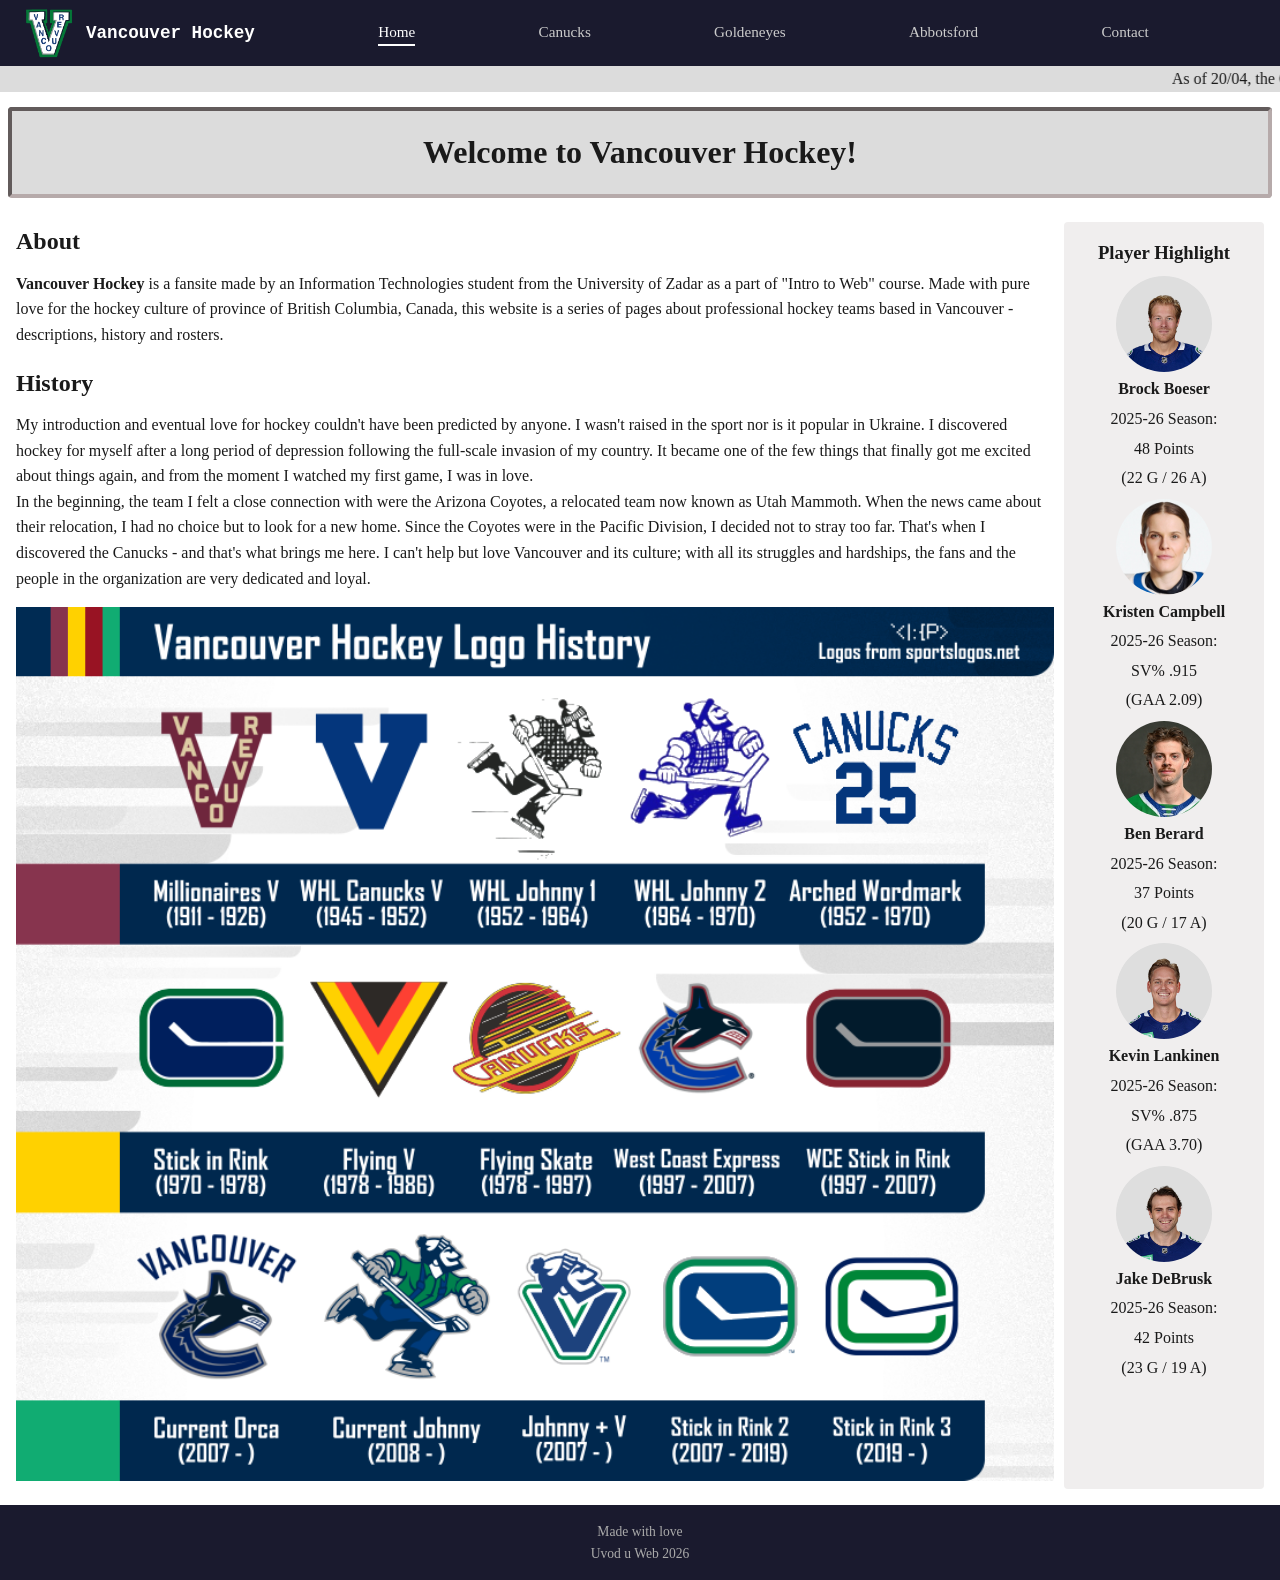
<file: index.html>
<!-- HEAD -->

<!DOCTYPE html>
<html lang="en">
<head>
    <meta charset="UTF-8">
    <meta name="viewport" content="width=device-width, initial-scale=1.0">
    <link rel="icon" type="image/png" href="assets/title_logo.png"/>


    <title>Home - Vancouver Hockey</title>
    <meta name="description" content="Vancouver Hockey — a fansite about professional hockey teams in British Columbia. Learn about the Canucks, Goldeneyes and Abbotsford Canucks.">
    
    <!-- Open Graph Tags -->
    <meta property="og:title" content="Home - Vancouver Hockey">
    <meta property="og:description" content="Your first destination to all things Hockey in Vancouver, B.C.">
    <meta property="og:type" content="website">
    <meta property="og:image" content="assets/title_logo.png"> 

    <link href="styles/my.css" rel="stylesheet">
    <script type="module" src="scripts/main.js" defer></script>

</head>

<!-- BODY -->

<body>

<a href="#page_body" class="skip-link">Skip to main content</a>

<header>
    <div class="header_bar">

        <div class="logo">
            <a href="index.html"> <img src="assets/title_logo.png" width="100" alt="Vancouver Hockey Logo"> </a>
            <h2>Vancouver Hockey</h2>
        </div>

        <input type="checkbox" id="nav-toggle" class="nav-toggle">

        <nav aria-label="Main navigation">
            <a href="index.html"            class="nav_link active" aria-current="page">Home</a>
            <a href="pages/canucks.html"    class="nav_link">Canucks</a>
            <a href="pages/goldeneyes.html" class="nav_link">Goldeneyes</a>
            <a href="pages/abbotsford.html" class="nav_link">Abbotsford</a>
            <a href="pages/contact.html"    class="nav_link">Contact</a>
        </nav>
        
        <label for="nav-toggle" class="menu" aria-label="Open navigation menu">
            <h3>Menu</h3>
        </label>
        
    </div>
<marquee>As of 20/04, the Canucks, the Goldeneyes and the Abbotsford Canucks all have been eliminated from Playoff Contention in their respective leagues. Sad times for Vancouver Hockey.</marquee>


</header>

<div class="team-page">
    <h1> Welcome to Vancouver Hockey! </h1>
</div>

<div class="page_body">
    <main class="actual-content-container" id="page_body">
        <section>
            <h2>About</h2>
            <p><b>Vancouver Hockey</b> is a fansite made by an Information
            Technologies student from the University of Zadar as a 
            part of "Intro to Web" course. Made with pure love for the 
            hockey culture of province of British Columbia, Canada, 
            this website is a series of pages about professional hockey 
            teams based in Vancouver - descriptions, history and rosters. </p>
        </section>

        <section>
            <h2>History</h2>
            <p>My introduction and eventual love for hockey couldn't have 
            been predicted by anyone. I wasn't raised in the sport nor is 
            it popular in Ukraine. I discovered hockey 
            for myself after a long period of depression following the 
            full-scale invasion of my country. It became one of the few 
            things that finally got me excited about things again, and 
            from the moment I watched my first game, I was in love. </p>
            <p>In the beginning, the team I felt a close connection with 
            were the Arizona Coyotes, a relocated team now known as Utah 
            Mammoth. When the news came about their relocation, I had no 
            choice but to look for a new home. Since the Coyotes were in 
            the Pacific Division, I decided not to stray too far. That's 
            when I discovered the Canucks - and that's what brings me here. 
            I can't help but love Vancouver and its culture; with all its 
            struggles and hardships, the fans and the people in the 
            organization are very dedicated and loyal.</p>
        </section>

        <section>
            <img src="assets/image.png" alt="Vancouver Hockey Logo History">
        </section>
        
    </main>

    <aside aria-label="Player Highlight">
        <section>
            <h3>Player Highlight</h3>
        </section>

        <div id="player-cards" data-team="home"></div>

    </aside>
</div>


<!-- FOOTER -->

<footer>
    <p>Made with love</p>
    <p>Uvod u Web 2026</p>
</footer>

</body>
</html>
</file>
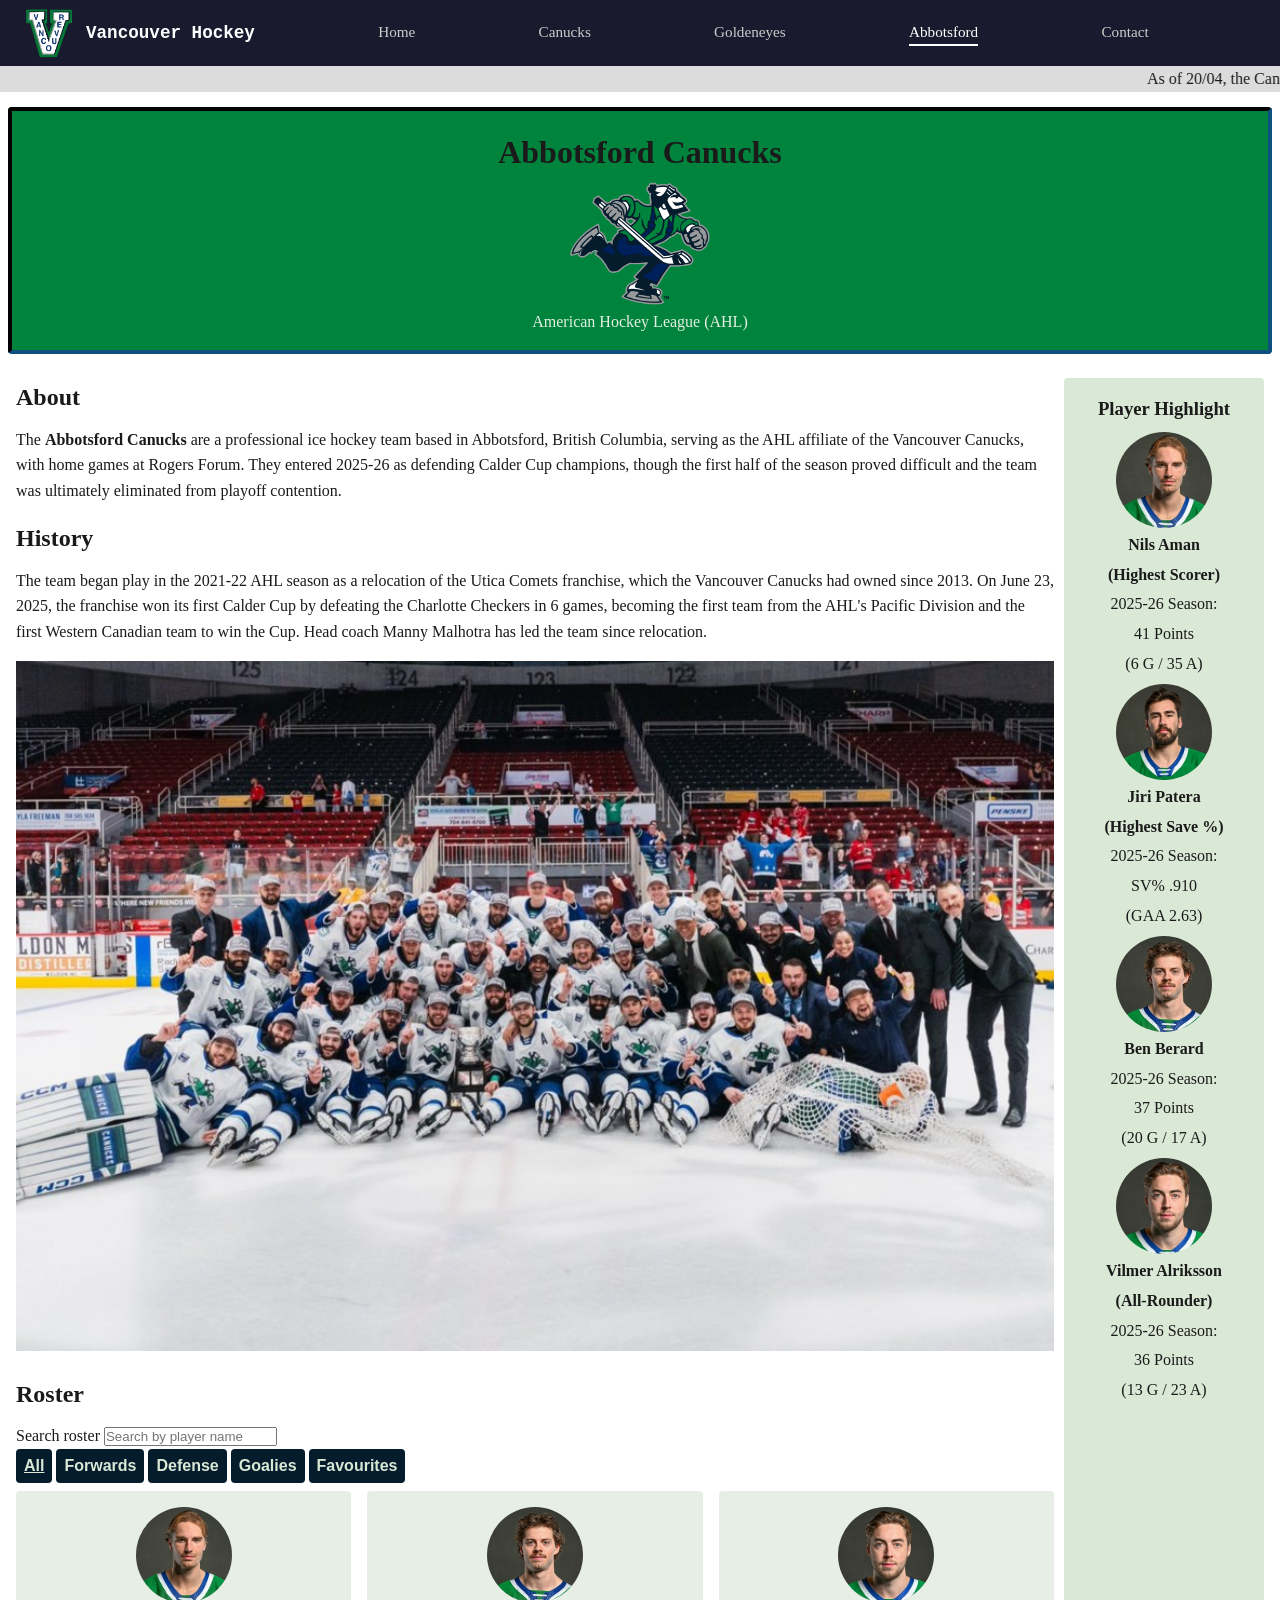
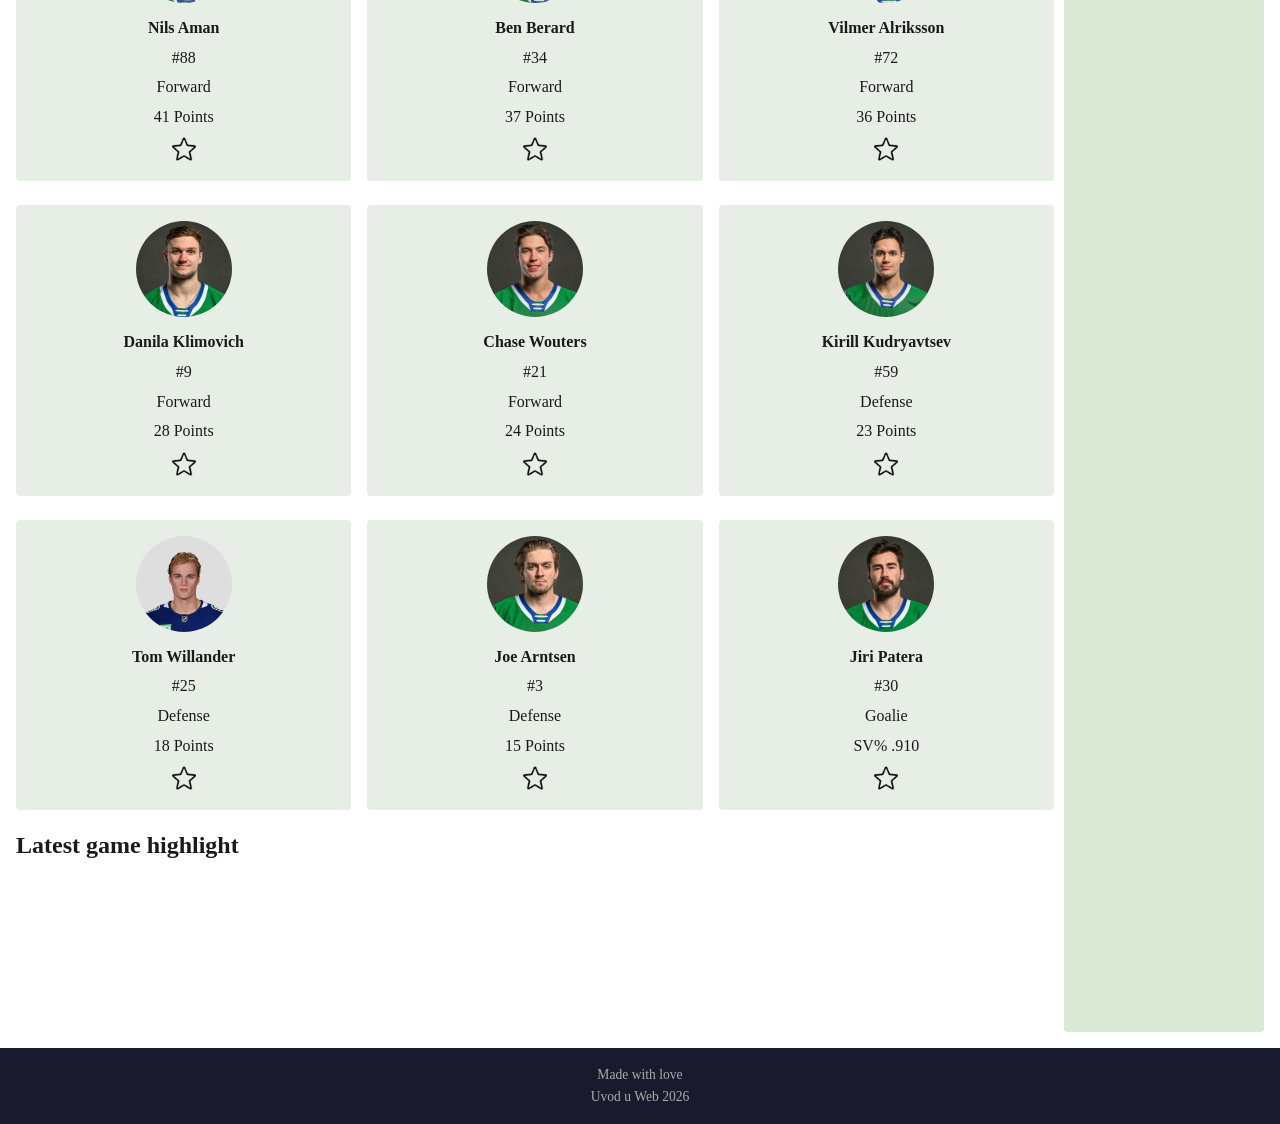
<file: pages/abbotsford.html>
<!-- HEAD -->

<!DOCTYPE html>
<html lang="en">
<head>
    <meta charset="UTF-8">
    <meta name="viewport" content="width=device-width, initial-scale=1.0">
    <link rel="icon" type="image/png" href="../assets/title_logo.png"/>


    <title>Abbotsford Canucks - Vancouver Hockey</title>
    <meta name="description" content="Learn about the Abbotsford Canucks — the AHL affiliate of the Vancouver Canucks and 2025 Calder Cup champions. Part of the Vancouver Hockey fansite.">

    <!-- Open Graph Tags -->
    <meta property="og:title" content="Abbotsford Canucks - Vancouver Hockey">
    <meta property="og:description" content="Learn about the Abbotsford Canucks — the AHL affiliate of the Vancouver Canucks and 2025 Calder Cup champions. Part of the Vancouver Hockey fansite.">
    <meta property="og:type" content="website">
    <meta property="og:image" content="../assets/title_logo.png"> 

    <link href="../styles/my.css" rel="stylesheet">
    <link href="../styles/abbotsford.css" rel="stylesheet">
    <script type="module" src="../scripts/main.js" defer></script>

</head>

<!-- BODY -->

<body>

<a href="#page_body" class="skip-link">Skip to main content</a>   

<header>
    <div class="header_bar">

        <div class="logo">
            <a href="../index.html"> <img src="../assets/title_logo.png" width="100" alt="Vancouver Hockey Logo"></a>
            <h2>Vancouver Hockey</h2>
        </div>

        <input type="checkbox" id="nav-toggle" class="nav-toggle">
        
        <nav aria-label="Main navigation">
            <a href="../index.html"   class="nav_link">Home</a>
            <a href="canucks.html"    class="nav_link">Canucks</a>
            <a href="goldeneyes.html" class="nav_link">Goldeneyes</a>
            <a href="abbotsford.html" class="nav_link active" aria-current="page">Abbotsford</a>
            <a href="contact.html"    class="nav_link">Contact</a>
        </nav>
        
        <label for="nav-toggle" class="menu">
            <h3>Menu</h3>
        </label>
        
    </div>
<marquee>As of 20/04, the Canucks, the Goldeneyes and the Abbotsford Canucks all have been eliminated from Playoff Contention in their respective leagues. Sad times for Vancouver Hockey.</marquee>


</header>

<div class="team-page">
    <h1>
        Abbotsford Canucks
    </h1>
    <img src="../assets/team_logos/abbotsford_logo.png" alt="Abbotsford Canucks Logo">
    <p>American Hockey League (AHL)</p>
</div>

<div class="page_body">
    <main class="actual-content-container" id="page_body">
        <section>
            <h2>About</h2>
            <p>The <b>Abbotsford Canucks</b> are a professional ice hockey team based in 
                Abbotsford, British Columbia, serving as the AHL affiliate of the Vancouver 
                Canucks, with home games at Rogers Forum. They entered 2025-26 as defending 
                Calder Cup champions, though the first half of the season proved difficult 
                and the team was ultimately eliminated from playoff contention.
</p>
        </section>
        <section>
            <h2>
                History
            </h2>
            <p>The team began play in the 2021-22 AHL season as a relocation of the Utica 
                Comets franchise, which the Vancouver Canucks had owned since 2013. 
                On June 23, 2025, the franchise won its first Calder Cup by defeating the 
                Charlotte Checkers in 6 games, becoming the first team from the AHL's Pacific 
                Division and the first Western Canadian team to win the Cup. Head coach Manny 
                Malhotra has led the team since relocation.</p>
        </section>

        <section>
            <img src="../assets/abbotsford_profiles/group.png" alt="Abbotsford Canucks posing for a picture on ice after winning Calder Cup.">
        </section>

        <section class="roster-section" aria-labelledby="abbotsford-roster-title">
            <h2 id="abbotsford-roster-title">Roster</h2>

            <div class="roster-search">
                <label for="roster-search-input">Search roster</label>
                <input
                    type="search"
                    id="roster-search-input"
                    placeholder="Search by player name"
                    autocomplete="off">
            </div>

            <div class="roster-controls" aria-label="Roster filters">
                <button type="button" class="roster-filter active" data-filter="all"> All </button>

                <button type="button" class="roster-filter" data-filter="forward"> Forwards </button>

                <button type="button" class="roster-filter" data-filter="defense"> Defense </button>

                <button type="button" class="roster-filter" data-filter="goalie"> Goalies </button>

                <button type="button" class="roster-filter" data-filter="favorite"> Favourites </button>
            </div>

            <div id="roster-cards" data-team="abbotsford"></div>
        </section>

        <section>
            <h2>Latest game highlight</h2>
<iframe src="https://www.youtube.com/embed/sEFZCBvTSmA?si=_0I1xyu4bHFHj0Aq" title="YouTube video player" frameborder="0" allow="accelerometer; autoplay; clipboard-write; encrypted-media; gyroscope; picture-in-picture; web-share" referrerpolicy="strict-origin-when-cross-origin" allowfullscreen></iframe>        </section>
        
    </main>

    <aside aria-label="Player Highlight">
        <section>
            <h3>Player Highlight</h3>
        </section>

        <div id="player-cards" data-team="abbotsford"></div>

    </aside>
</div>

<!-- FOOTER -->

<footer>
    <p>Made with love</p>
    <p>Uvod u Web 2026</p>
</footer>

</body>
</html>
</file>
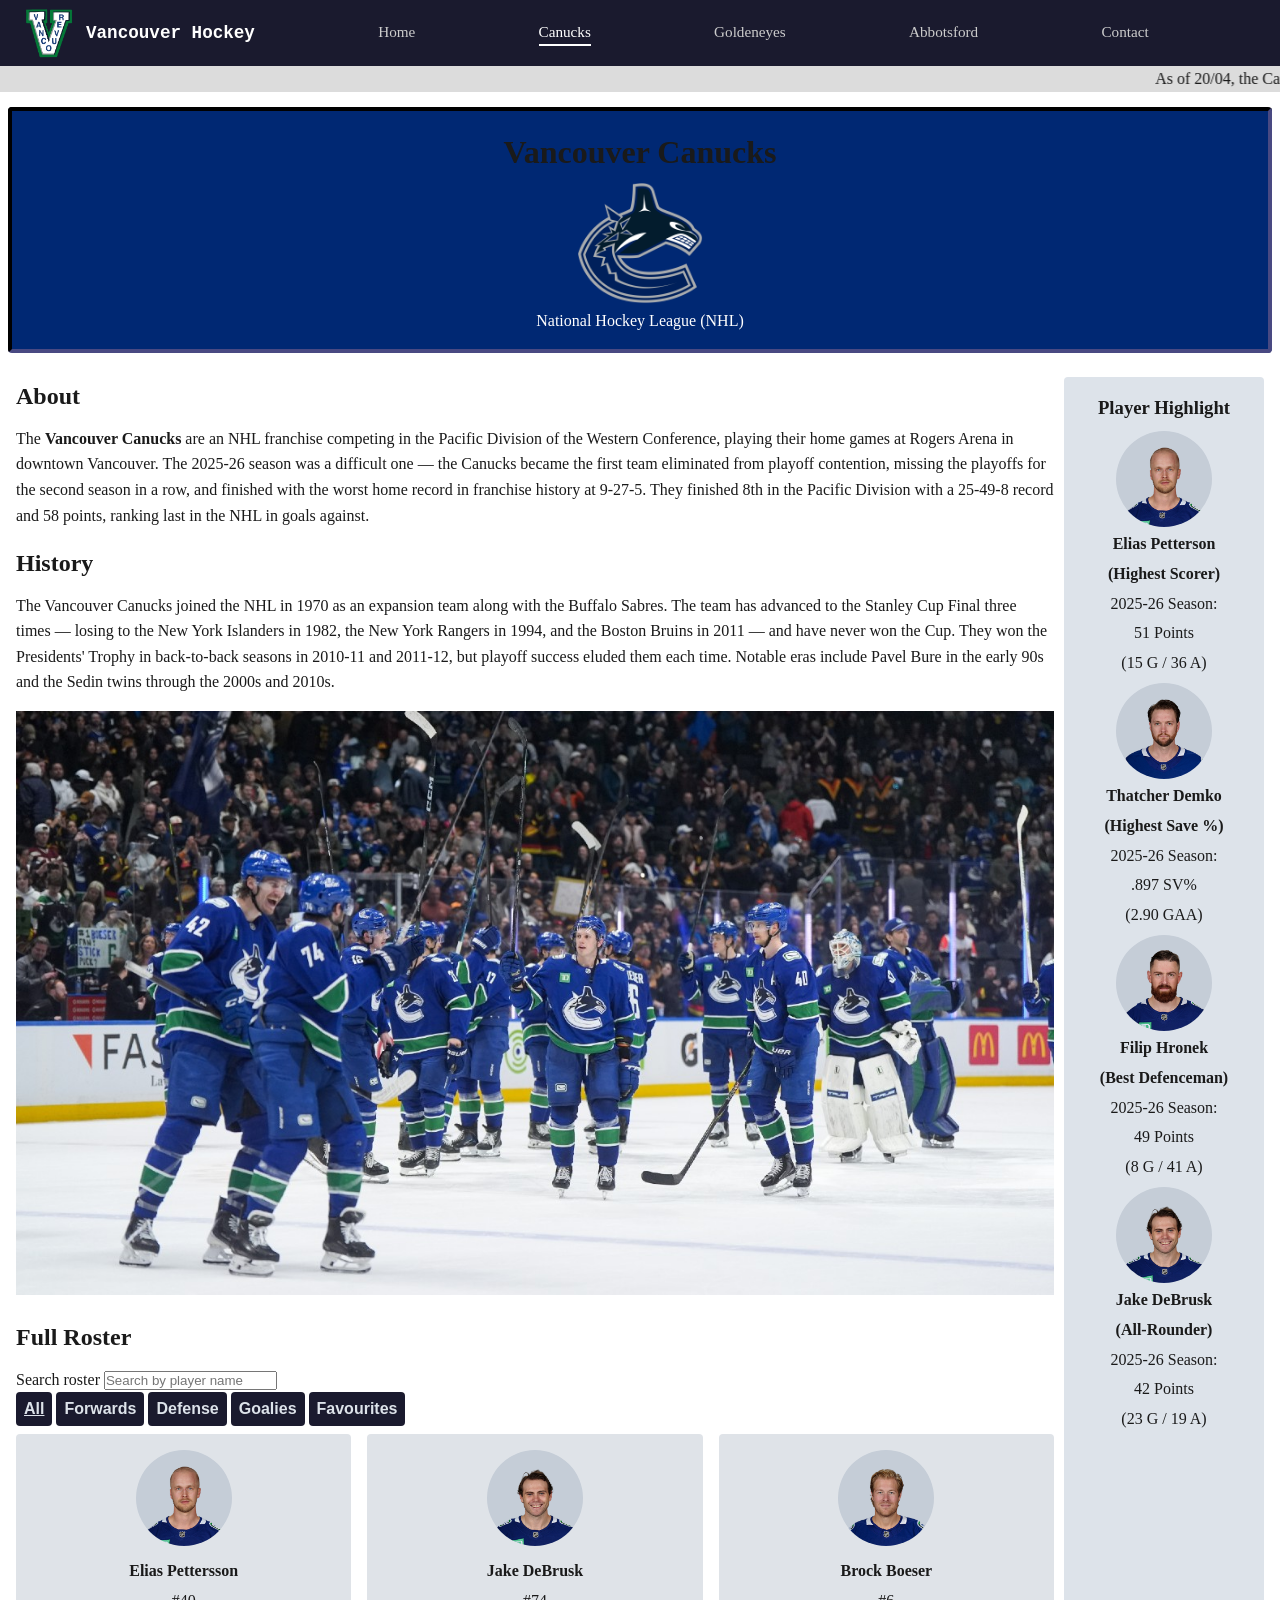
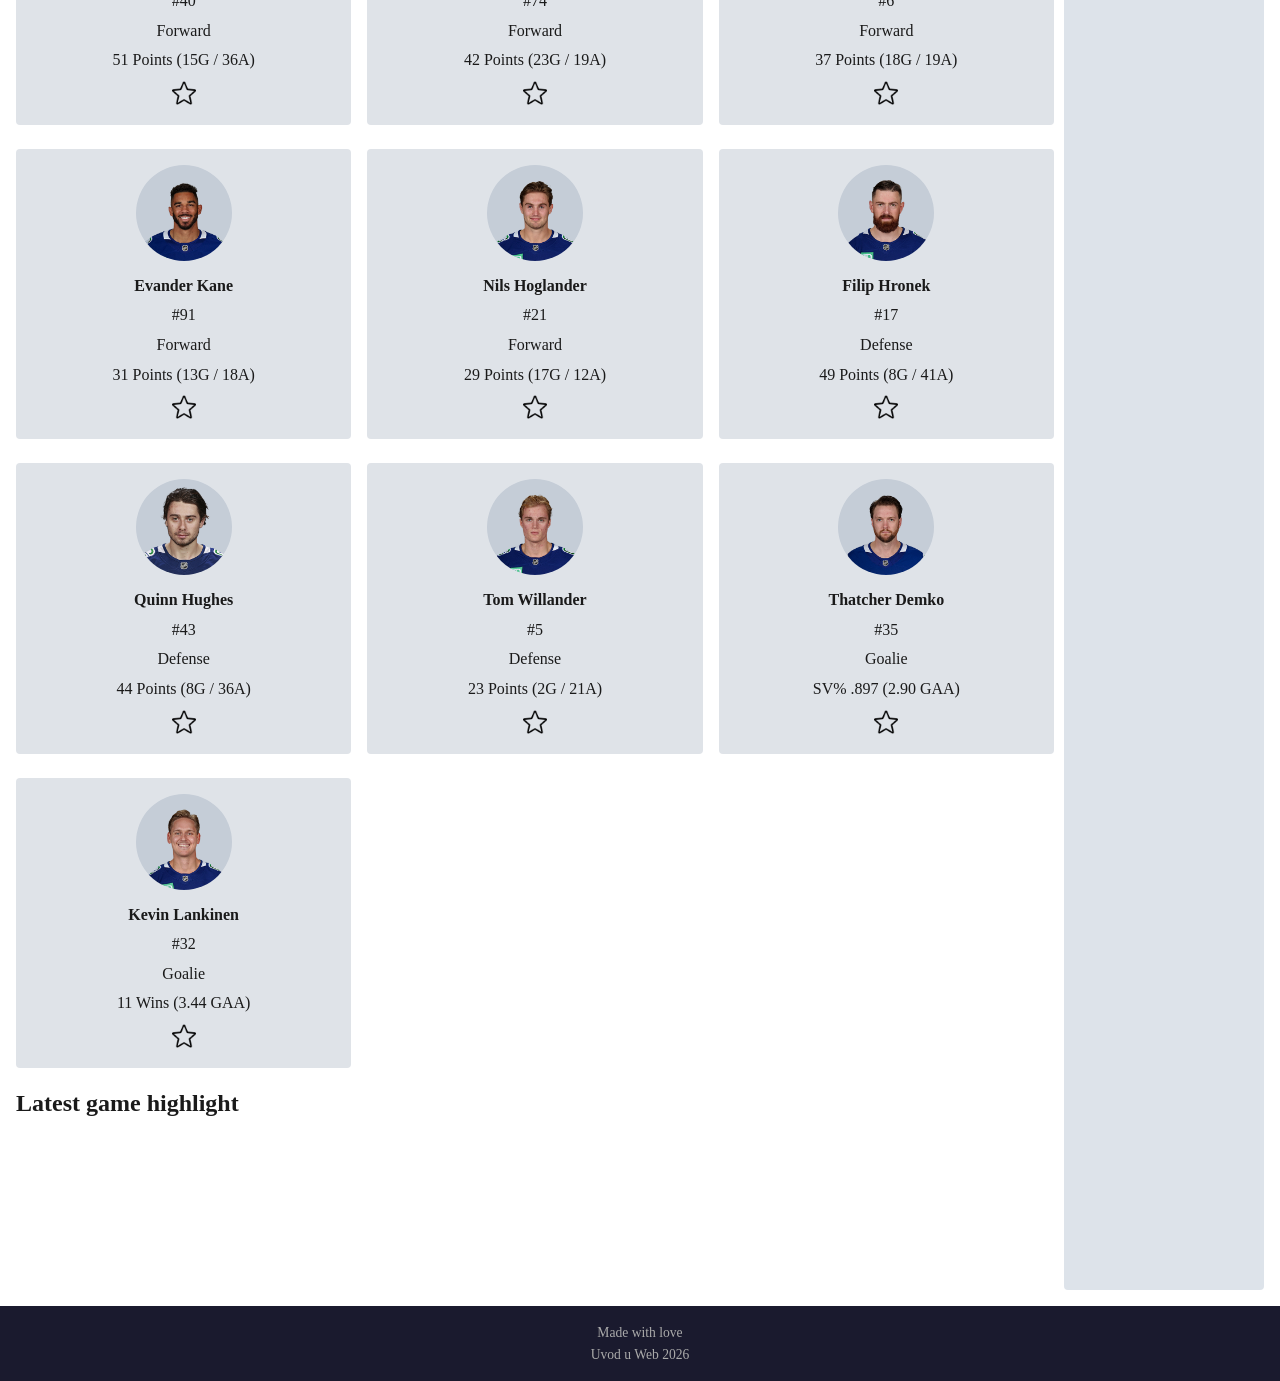
<file: pages/canucks.html>
<!-- HEAD -->

<!DOCTYPE html>
<html lang="en">
<head>
    <meta charset="UTF-8">
    <meta name="viewport" content="width=device-width, initial-scale=1.0">
    <link rel="icon" type="image/png" href="../assets/title_logo.png"/>


    <title>Vancouver Canucks - Vancouver Hockey</title>
    <meta name="description" content="Learn about the Vancouver Canucks — their history, 2025-26 season and players. Part of the Vancouver Hockey fansite.">
    
    <!-- Open Graph Tags -->
    <meta property="og:title" content="Vancouver Canucks - Vancouver Hockey">
    <meta property="og:description" content="Learn about the Vancouver Canucks — their history, 2025-26 season and players. Part of the Vancouver Hockey fansite.">
    <meta property="og:type" content="website">
    <meta property="og:image" content="../assets/title_logo.png">

    <link href="../styles/my.css" rel="stylesheet">
    <link href="../styles/canucks.css" rel="stylesheet">
    <script type="module" src="../scripts/main.js" defer></script>

</head>

<!-- BODY -->

<body>

<a href="#page_body" class="skip-link">Skip to main content</a>

<header>
    <div class="header_bar">

        <div class="logo">
            <a href="../index.html"> <img src="../assets/title_logo.png" width="100" alt="Vancouver Hockey Logo"> </a>
            <h2>Vancouver Hockey</h2>
        </div>

        <input type="checkbox" id="nav-toggle" class="nav-toggle">

        <nav aria-label="Main navigation">
            <a href="../index.html"             class="nav_link"  >Home</a>
            <a href="canucks.html"              class="nav_link active" aria-current="page">Canucks</a>
            <a href="goldeneyes.html"           class="nav_link">Goldeneyes</a>
            <a href="abbotsford.html"           class="nav_link">Abbotsford</a>
            <a href="contact.html"              class="nav_link">Contact</a>
        </nav>
        
        <label for="nav-toggle" class="menu" aria-label="Open navigation menu">
            <h3>Menu</h3>
        </label>
        
    </div>
<marquee>As of 20/04, the Canucks, the Goldeneyes and the Abbotsford Canucks all have been eliminated from Playoff Contention in their respective leagues. Sad times for Vancouver Hockey.</marquee>


</header>

<div class="team-page">
    <h1>
        Vancouver Canucks
    </h1>
    <img src="../assets/team_logos/canucks_logo.png" alt="Vancouver Canucks logo">
    <p>National Hockey League (NHL)</p>
</div>

<div class="page_body">
    <main class="actual-content-container" id="page_body">
        <section>
            <h2>About</h2>
            <p>The <b>Vancouver Canucks</b> are an NHL franchise competing in the 
                Pacific Division of the Western Conference, playing their home games 
                at Rogers Arena in downtown Vancouver. The 2025-26 season was a difficult 
                one — the Canucks became the first team eliminated from playoff contention, 
                missing the playoffs for the second season in a row, and finished with 
                the worst home record in franchise history at 9-27-5. They finished 8th in 
                the Pacific Division with a 25-49-8 record and 58 points, ranking last in 
                the NHL in goals against.</p>
        </section>

        <section>
            <h2>History</h2>
            <p>The Vancouver Canucks joined the NHL in 1970 as an expansion team along 
            with the Buffalo Sabres. The team has advanced to the Stanley 
            Cup Final three times — losing to the New York Islanders in 1982, the 
            New York Rangers in 1994, and the Boston Bruins in 2011 — and have never
            won the Cup. They won the Presidents' Trophy in back-to-back seasons in 
            2010-11 and 2011-12, but playoff success eluded them each time.
            Notable eras include Pavel Bure in the early 90s and the Sedin twins through 
            the 2000s and 2010s.</p>
        </section>

        <section>
            <img src="../assets/canucks_profiles/group.png" alt="Group Picture of the Vancouver Canucks">
        </section>

        <section class="roster-section" aria-labelledby="canucks-roster-title">
            <h2 id="canucks-roster-title">Full Roster</h2>

        <div class="roster-search">
            <label for="roster-search-input">Search roster</label>
            <input
                type="search"
                id="roster-search-input"
                placeholder="Search by player name"
                autocomplete="off">
        </div>

            <div class="roster-controls" aria-label="Roster filters">

                <button type="button" class="roster-filter active" data-filter="all"> All </button>

                <button type="button" class="roster-filter" data-filter="forward"> Forwards </button>

                <button type="button" class="roster-filter" data-filter="defense"> Defense </button>

                <button type="button" class="roster-filter" data-filter="goalie"> Goalies </button>

                <button type="button" class="roster-filter" data-filter="favorite"> Favourites </button>

            </div>

            <div id="roster-cards" data-team="canucks"></div>
        </section>

        <section>
            <h2>Latest game highlight</h2>
            <iframe src="https://www.youtube.com/embed/vAQhbXB4x48?si=VeFMCQ-YVzKlQT8m" title="YouTube video player" frameborder="0" allow="accelerometer; autoplay; clipboard-write; encrypted-media; gyroscope; picture-in-picture; web-share" referrerpolicy="strict-origin-when-cross-origin" allowfullscreen></iframe>        
        </section>
    </main>

    <aside aria-label="Player Highlight">
        <section>
            <h3>Player Highlight</h3>
        </section>

        <div id="player-cards" data-team="canucks"></div>

    </aside>

</div>


<!-- FOOTER -->

<footer>
    <p>Made with love</p>
    <p>Uvod u Web 2026</p>
</footer>

</body>
</html>
</file>
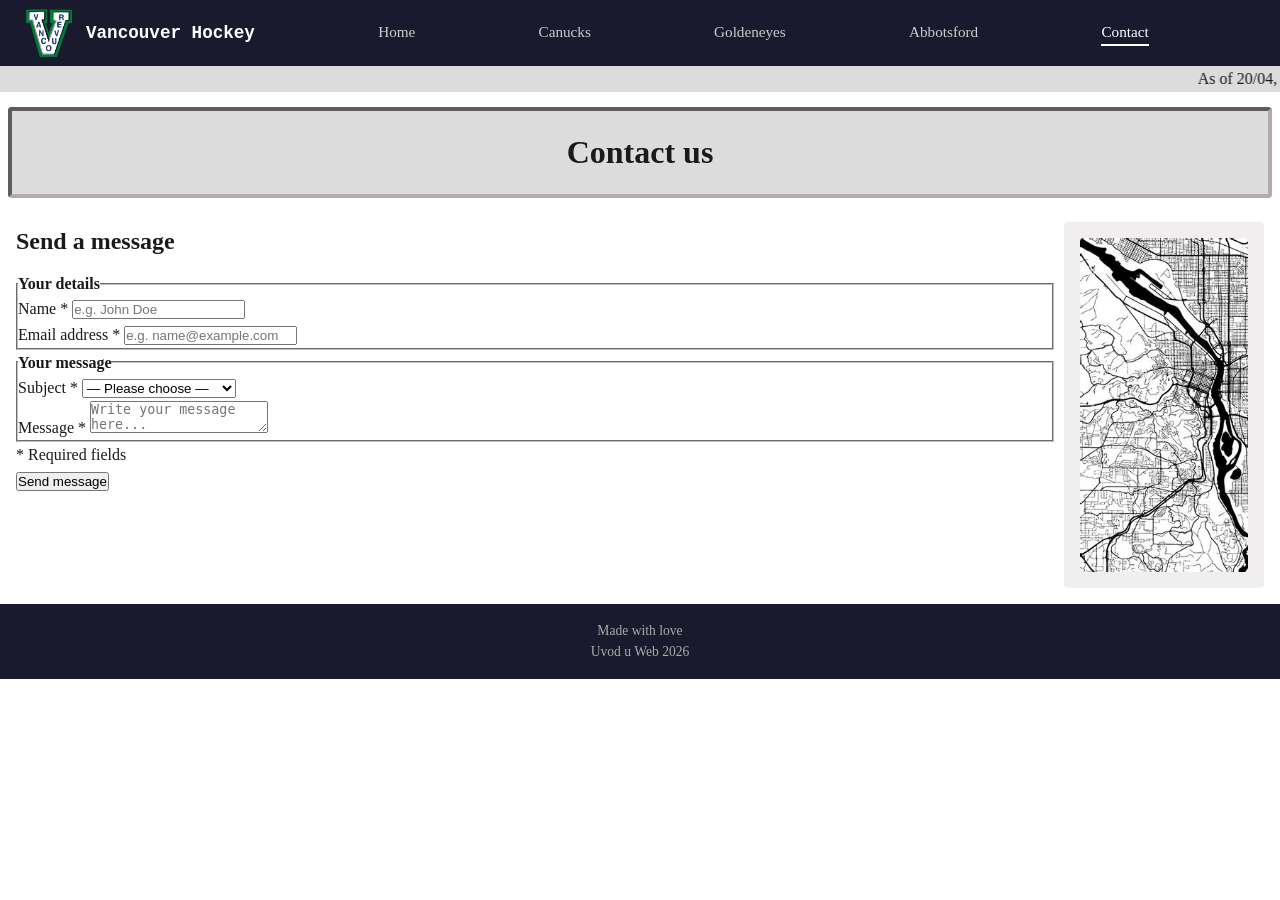
<file: pages/contact.html>
<!-- HEAD -->

<!DOCTYPE html>
<html lang="en">
<head>
    <meta charset="UTF-8">
    <meta name="viewport" content="width=device-width, initial-scale=1.0">
    <link rel="icon" type="image/png" href="../assets/title_logo.png"/>


    <title>Contact - Vancouver Hockey</title>
    <meta name="description" content="Get in touch with Vancouver Hockey. Send a message, suggest content or ask about the site.">

    <!-- Open Graph Tags -->
    <meta property="og:title" content="Contact - Vancouver Hockey">
    <meta property="og:description" content="Get in touch with Vancouver Hockey. Send a message, suggest content or ask about the site.">
    <meta property="og:type" content="website">
    <meta property="og:image" content="../assets/title_logo.png"> 

    <link href="../styles/my.css" rel="stylesheet">
    <link href="../styles/contact.css" rel="stylesheet">
    <script type="module" src="../scripts/main.js" defer></script>

</head>

<!-- BODY -->

<body>

<a href="#page_body" class="skip-link">Skip to main content</a>

<header>
    <div class="header_bar">

        <div class="logo">
            <a href="../index.html"> <img src="../assets/title_logo.png" width="100" alt="Vancouver Hockey Logo"> </a>
            <h2>Vancouver Hockey</h2>
        </div>

        <input type="checkbox" id="nav-toggle" class="nav-toggle">

        <nav aria-label="Main navigation">
            <a href="../index.html"   class="nav_link">Home</a>
            <a href="canucks.html"    class="nav_link">Canucks</a>
            <a href="goldeneyes.html" class="nav_link">Goldeneyes</a>
            <a href="abbotsford.html" class="nav_link">Abbotsford</a>
            <a href="contact.html"    class="nav_link active" aria-current="page">Contact</a>
        </nav>
        
        <label for="nav-toggle" class="menu" aria-label="Open navigation menu">
            <h3>Menu</h3>
        </label>
        
    </div>
<marquee>As of 20/04, the Canucks, the Goldeneyes and the Abbotsford Canucks all have been eliminated from Playoff Contention in their respective leagues. Sad times for Vancouver Hockey.</marquee>


</header>

<div class="team-page">
    <h1>
        Contact us
    </h1>
</div>

<div class="page_body">
    <main class="actual-content-container" id="page_body">

    <section>

    <h2>Send a message</h2>

    <form action="#" method="post" id="contact-form" novalidate>

    <fieldset>
    <legend><b>Your details</b></legend>

    <div class="form-group">

        <label for="full-name">
            Name <span class="required-mark" aria-hidden="true">*</span>
        </label>

        <input type="text" id="full-name" name="full-name" placeholder="e.g. John Doe" required autocomplete="name">

    </div>

    <div class="form-group">

        <label for="email">

            Email address <span class="required-mark" aria-hidden="true">*</span>

        </label>

        <input type="email" id="email" name="email" placeholder="e.g. name@example.com" required autocomplete="email">

    </div>

    </fieldset>

    <fieldset>

    <legend><b>Your message</b></legend>

        <div class="form-group">

        <label for="subject">

            Subject <span class="required-mark" aria-hidden="true">*</span>

        </label>


                <select id="subject" name="subject" required>

                    <option value="">— Please choose —</option>

                    <option value="general">General question</option>

                    <option value="canucks">About the Canucks</option>

                    <option value="goldeneyes">About the Goldeneyes</option>

                    <option value="abbotsford">About Abbotsford</option>

                    <option value="suggestion">Content suggestion</option>

                    <option value="other">Other</option>

                </select>

        </div>

    <div class="form-group">
        <label for="message">
            Message <span class="required-mark" aria-hidden="true">*</span>
        </label>
            <textarea id="message" name="message" placeholder="Write your message here..."required></textarea>
    </div>

        </fieldset>

        <p><span class="required-mark">*</span> Required fields</p>

    <p id="form-message" aria-live="polite"></p>

    <button type="submit" class="btn-submit">Send message</button>

</form>

</section>
        
    </main>

    <aside aria-label="Team info">
        <img src="../assets/vancouver_map_side_a.png" alt="Black and White map of Vancouver">
    </aside>
</div>


<!-- FOOTER -->

<footer>
    <p>Made with love</p>
    <p>Uvod u Web 2026</p>
</footer>

</body>
</html>
</file>
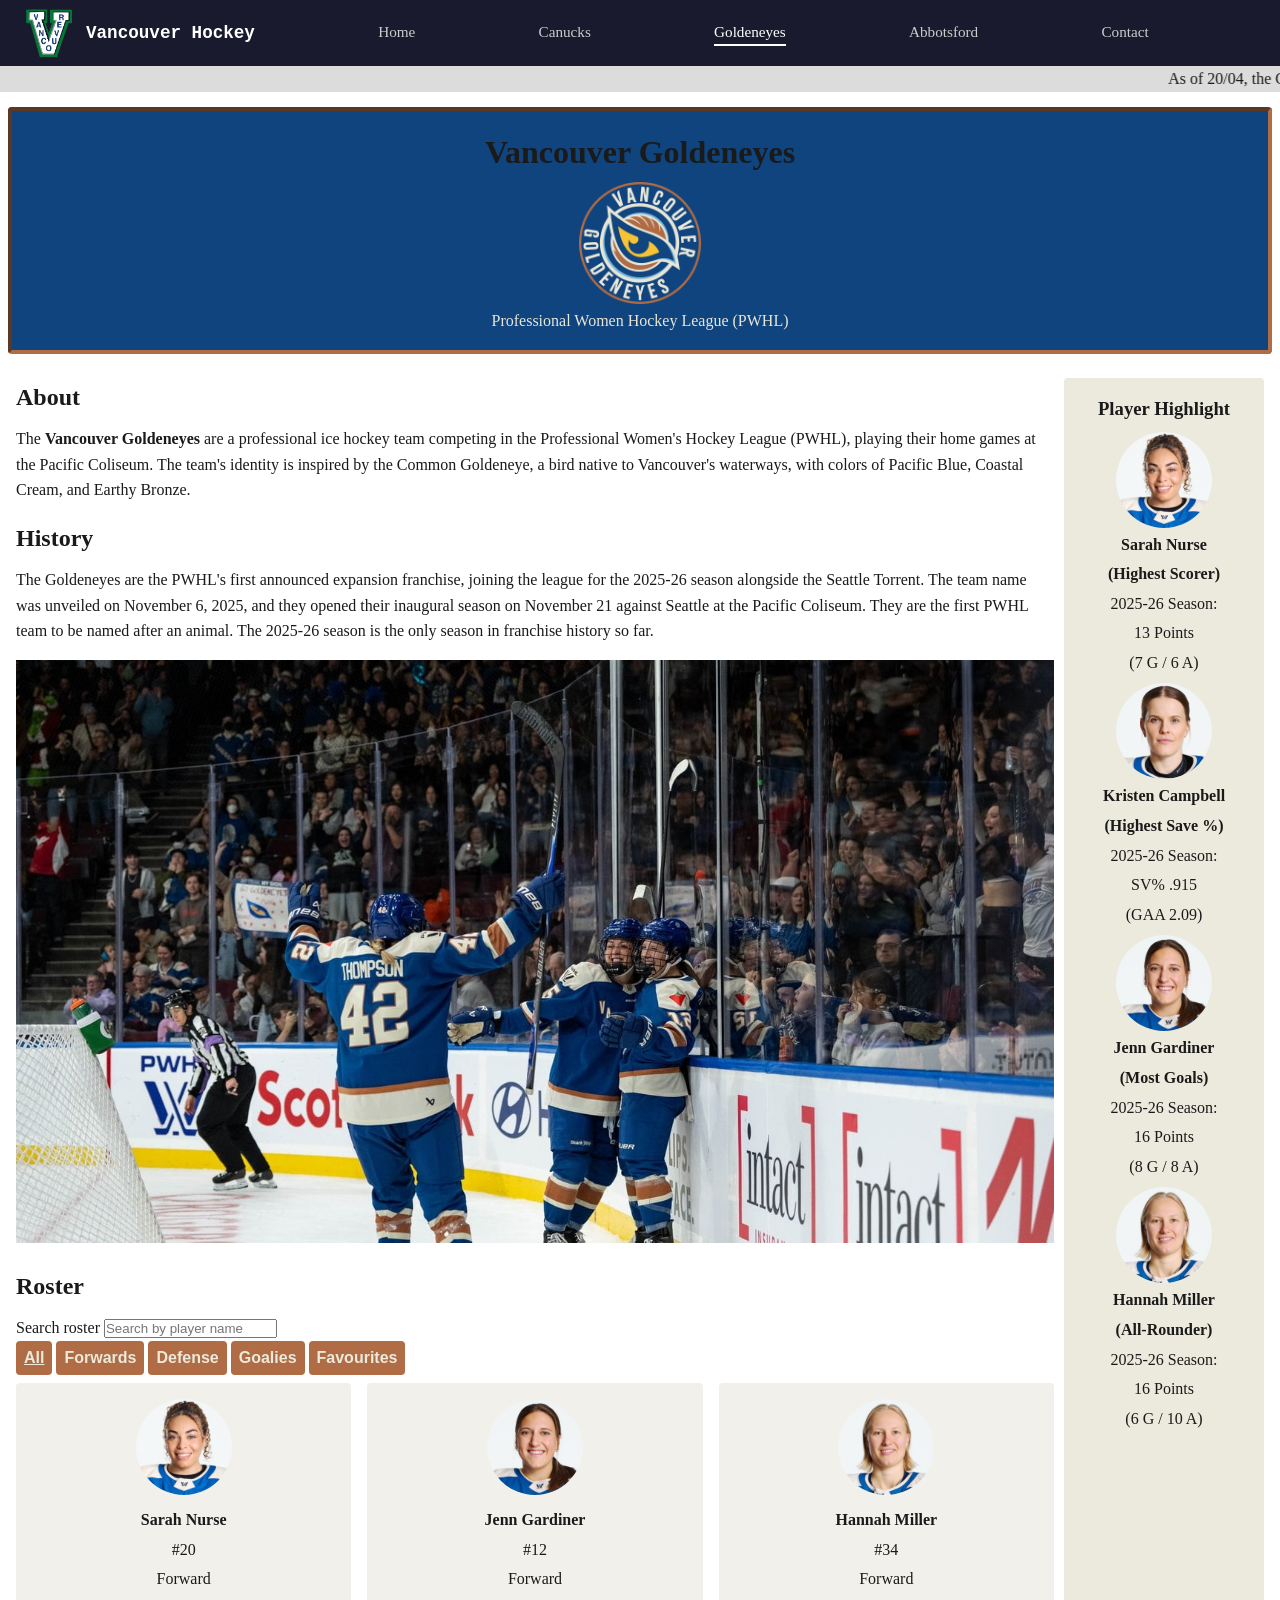
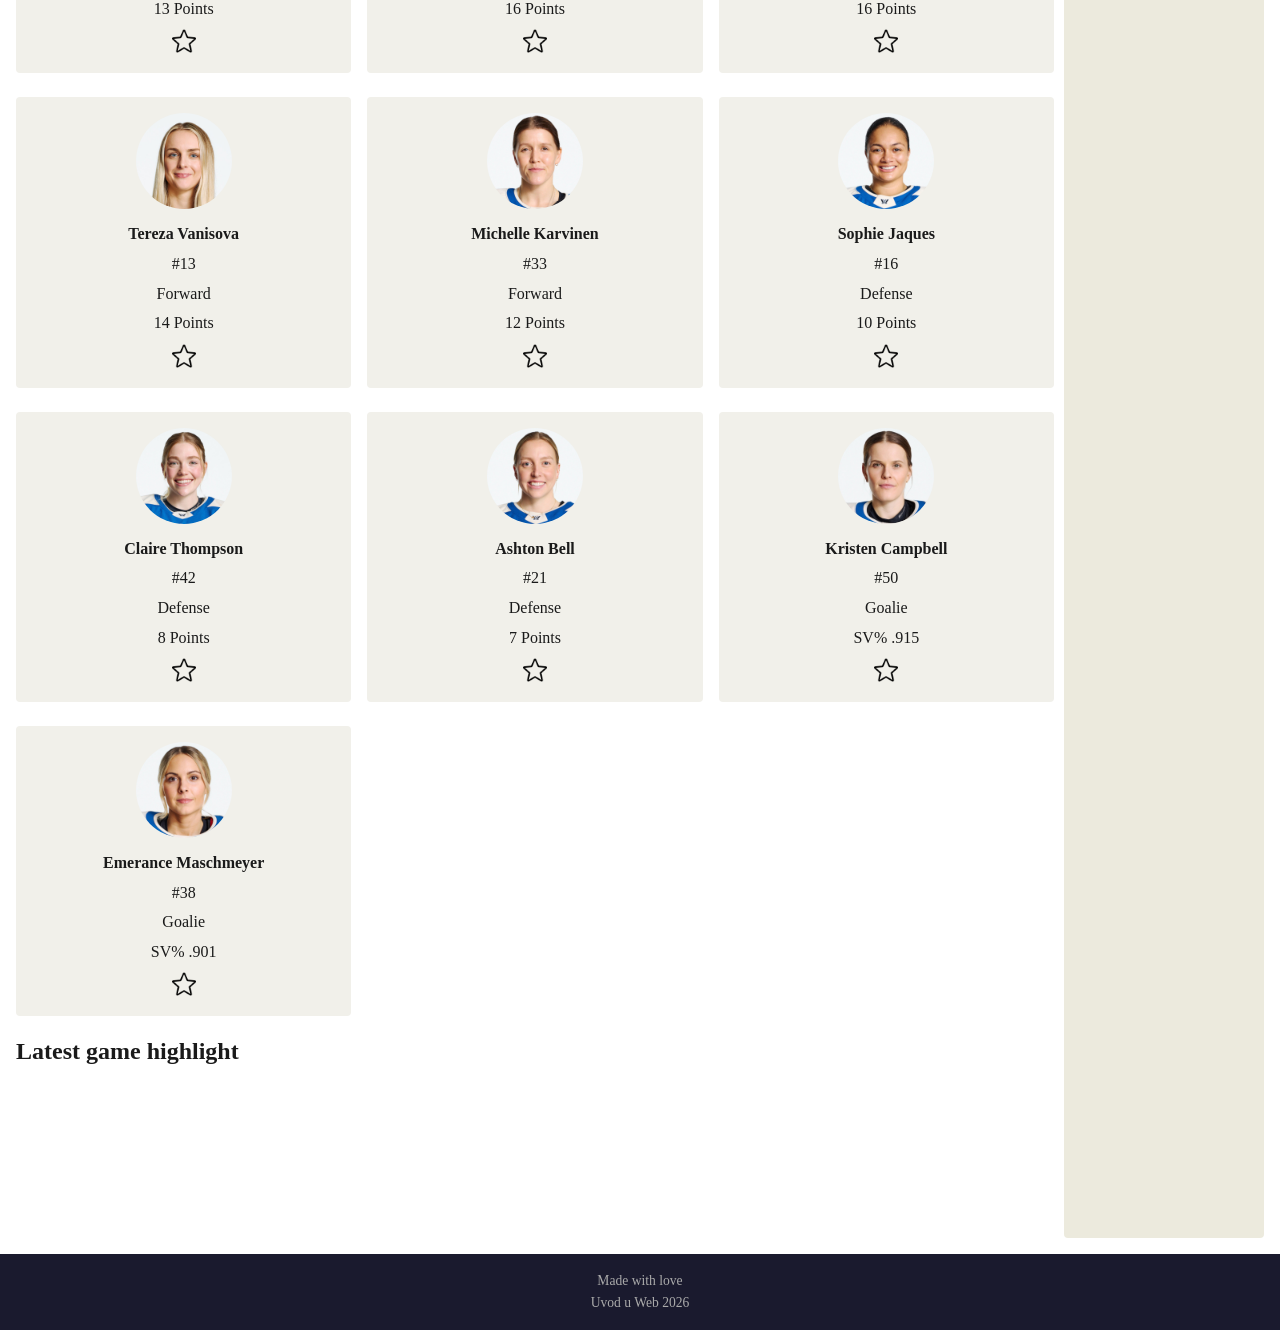
<file: pages/goldeneyes.html>
<!-- HEAD -->

<!DOCTYPE html>
<html lang="en">
<head>
    <meta charset="UTF-8">
    <meta name="viewport" content="width=device-width, initial-scale=1.0">
    <link rel="icon" type="image/png" href="../assets/title_logo.png"/>


    <title>Vancouver Goldeneyes - Vancouver Hockey</title>
    <meta name="description" content="Learn about the Vancouver Goldeneyes — Vancouver's inaugural PWHL team, their history and 2025-26 season. Part of the Vancouver Hockey fansite.">

    <!-- Open Graph Tags -->
    <meta property="og:title" content="Vancouver Goldeneyes - Vancouver Hockey">
    <meta property="og:description" content="Learn about the Vancouver Goldeneyes — Vancouver's inaugural PWHL team, their history and 2025-26 season. Part of the Vancouver Hockey fansite.">
    <meta property="og:type" content="website">
    <meta property="og:image" content="../assets/title_logo.png"> 

    <link href="../styles/my.css" rel="stylesheet">
    <link href="../styles/goldeneyes.css" rel="stylesheet">
    <script type="module" src="../scripts/main.js" defer></script>

</head>

<!-- BODY -->

<body>

<a href="#page_body" class="skip-link">Skip to main content</a>

<header>
    <div class="header_bar">

        <div class="logo">
            <a href="../index.html"> <img src="../assets/title_logo.png" width="100" alt="Vancouver Hockey Logo"></a>
            <h2>Vancouver Hockey</h2>
        </div>

        <input type="checkbox" id="nav-toggle" class="nav-toggle">

        <nav aria-label="Main navigation">
            <a href="../index.html"   class="nav_link"> Home </a>
            <a href="canucks.html"    class="nav_link"> Canucks </a>
            <a href="goldeneyes.html" class="nav_link active" aria-current="page"> Goldeneyes </a>
            <a href="abbotsford.html" class="nav_link"> Abbotsford </a>
            <a href="contact.html"    class="nav_link"> Contact </a>
        </nav>
        
        <label for="nav-toggle" class="menu">
            <h3>Menu</h3>
        </label>
        
    </div>
<marquee>As of 20/04, the Canucks, the Goldeneyes and the Abbotsford Canucks all have been eliminated from Playoff Contention in their respective leagues. Sad times for Vancouver Hockey.</marquee>


</header>

<div class="team-page">
    <h1>Vancouver Goldeneyes</h1>
    <img src="../assets/team_logos/goldeneyes_logo.png" alt="Vancouver Goldeneyes logo">
    <p>Professional Women Hockey League (PWHL)</p>
</div>

<div class="page_body">

    <main class="actual-content-container" id="page_body">
        <section>
            <h2>About</h2>
            <p>The <b>Vancouver Goldeneyes</b> are a professional ice hockey team competing in the 
            Professional Women's Hockey League (PWHL), playing their home games at the Pacific 
            Coliseum. The team's identity is inspired by the Common Goldeneye, 
            a bird native to Vancouver's waterways, with colors of Pacific Blue, Coastal Cream, and 
            Earthy Bronze. </p>
        </section>
        <section>
            <h2>
                History
            </h2>
            <p>The Goldeneyes are the PWHL's first announced expansion franchise, joining the league 
                for the 2025-26 season alongside the Seattle Torrent. The team name was 
                unveiled on November 6, 2025, and they opened their inaugural season on November 21 
                against Seattle at the Pacific Coliseum. They are the first PWHL team to be named 
                after an animal. The 2025-26 season is the only 
                season in franchise history so far. </p>
        </section>

        <section>
            <img src="../assets/goldeneyes_profiles/group.png" alt="Picture of 3 Goldeneyes players hugging after scoring a goal.">
        </section>

        <section class="roster-section" aria-labelledby="goldeneyes-roster-title">
            <h2 id="goldeneyes-roster-title">Roster</h2>

        <div class="roster-search">
            <label for="roster-search-input">Search roster</label>
            <input
                type="search"
                id="roster-search-input"
                placeholder="Search by player name"
                autocomplete="off">
        </div>

            <div class="roster-controls" aria-label="Roster filters">
                <button type="button" class="roster-filter active" data-filter="all"> All </button>

                <button type="button" class="roster-filter" data-filter="forward"> Forwards </button>

                <button type="button" class="roster-filter" data-filter="defense"> Defense </button>

                <button type="button" class="roster-filter" data-filter="goalie"> Goalies </button>

                <button type="button" class="roster-filter" data-filter="favorite"> Favourites </button>
            </div>

            <div id="roster-cards" data-team="goldeneyes"></div>
        </section>

        <section>
            <h2>Latest game highlight</h2>
            <iframe src="https://www.youtube.com/embed/u9LRlPESV5U?si=QeRJf_YdpBH1Ly51" title="YouTube video player" frameborder="0" allow="accelerometer; autoplay; clipboard-write; encrypted-media; gyroscope; picture-in-picture; web-share" referrerpolicy="strict-origin-when-cross-origin" allowfullscreen></iframe>
        </section>
        
    </main>

    <aside aria-label="Team info">
        <section>
            <h3>Player Highlight</h3>
        </section>

        <div id="player-cards" data-team="goldeneyes"></div>

    </aside>
</div>

<footer>
    <p>Made with love</p>
    <p>Uvod u Web 2026</p>
</footer>

</body>
</html>
</file>
<file: styles/my.css>
/* ═══════════════════════════════════════════════════════════
1. CSS TOKENS (variables)
   ═══════════════════════════════════════════════════════════ */
:root {
    --color-header-bg:   #1a1a2e;
    --color-footer-bg:   #1a1a2e;
    --color-footer-text: #aaaaaa;
    --color-nav-text:    #cccccc;
    --color-nav-hover:   #ffffff;
    --color-nav-border:  #2a2a3e;
    --color-aside-bg:    rgb(240, 238, 238);
    --color-team-bg:     gainsboro;
    --color-team-border: rgb(182, 170, 170);
    --color-body-bg:     #ffffff;

    --font-base: 'Lucida Sans', 'Lucida Sans Regular', 'Lucida Grande','Lucida Sans Unicode', "Geneva", "Verdana", "sans-serif";
    --font-logo: 'Courier New', "Courier", "monospace";

    --spacing-xs:  0.25rem;
    --spacing-sm:  0.5rem;
    --spacing-md:  1rem;
    --spacing-lg:  1.5rem;
    --spacing-xl:  2rem;

    --border-radius: 4px;
    --profile-size: 6rem;
    --player-pfp-background: rgb(222, 222, 222);
}




/* ─── Reset ────────────────────────────────────────────────*/
*, *::before, *::after {
    box-sizing: border-box;
    margin: 0;
    padding: 0;
}

/* ----- Skip link ----- */

.skip-link {
    position: absolute;
    top: -100%;                  /* hidden off-screen */
    left: var(--spacing-md);
}
.skip-link:focus {
  top: var(--spacing-sm);      /* slides into view when tabbed to */
}


/* ─── Body ─────────────────────────────────────────────────
    min-height ensures the page fills the screen even with little content.
   A neutral off-white looks more professional than aquamarine. */
body {
    background-color: var(--color-body-bg);
    min-height: 100vh;
    font-family: var(--font-base);
    color: #1a1a1a;
    line-height: 1.6;}


/* ─── Header bar ──────────────────────────────────────────── */
.header_bar {
    display: flex;
    align-items: center;
    justify-content: space-between;
    padding: var(--spacing-sm) var(--spacing-lg);
    gap: var(--spacing-md);
    position: relative; /* needed so the dropdown nav positions against the header */
    background-color: var(--color-header-bg);
}

marquee{
    background-color: gainsboro;
}

/* ─── Logo ────────────────────────────────────────────────── */
.logo {
    display: flex;
    align-items: center;
    gap: 0.75rem;
    flex-shrink: 0;
}

.logo img {
    display: block;
    width: 50px;
    height: auto;
}

.logo h2 {
    color: var(--color-nav-hover);
    font-size: 1.1rem;
    white-space: nowrap;
    font-family: var(--font-logo);
}

/* ─── Nav — desktop default ───────────────────────────────── */

nav {
    display: flex;
    flex: 1;
    justify-content: space-evenly;
    gap: var(--spacing-md);
    min-width: 0;
}

.nav_link {
    color: var(--color-nav-text);
    text-decoration: none;
    white-space: nowrap;
    font-size: 0.95rem;
}

.nav_link:hover {
    color: var(--color-nav-hover);
}

.nav_link.active {
    color: var(--color-nav-hover);
    border-bottom: 2px solid var(--color-nav-hover);
}

.nav_link:focus-visible {
    outline: 2px solid var(--color-nav-hover);
    outline-offset: 3px;
    border-radius: 2px;
}

#nav-toggle{
    display: none;
}

.menu {
    color: var(--color-nav-text);
    cursor: pointer;
    user-select: none; 
}


/* ─── Mobile (max 767px) ──────────────────────────────────── */
@media (max-width: 767px) {

    nav {
        flex-direction: column;
        position: absolute;
        top: 100%;
        left: 0;
        width: 100%;
        background-color: var(--color-header-bg);
        z-index: 10; 

        transform: translateY(-100%);
        opacity: 0;
        pointer-events: none;
    }


    /* When checkbox is checked — slide nav down into view */
    .nav-toggle:checked ~ nav {
        transform: translateY(0);
        opacity: 1;
        pointer-events: auto;
    }


    /* Style links nicely in the dropdown */
    .nav_link {
        padding: var(--spacing-md) var(--spacing-lg);
        border-bottom: 1px solid var(--color-nav-border);
        width: 100%;
        display: block;
    }

    .nav_link:hover {
    background-color: var(--color-nav-border);
    }

}

/* ─── Page body ─────────────────────────────────────────────
   Mobile-first: single column stack by default. */
.page_body {
    display: flex;
    flex-direction: column;
    gap: 10px;
    padding: var(--spacing-md);
}

.team-page{
    background-color: var(--color-team-bg);
    display: flex;
    flex-direction: column;
    align-items: center;
    padding: var(--spacing-md);
    margin: var(--spacing-sm);
    border-style: inset;
    border-width: 0.3rem;
    border-color: var(--color-team-border);
    border-radius: var(--border-radius);
}

.team-page h1 {
    text-align: center;
}

.team-page p{
    color: var(--color-team-text, white);
    text-align: center;
}

.team-page img {
    width: 14rem;
    height: auto;
    padding: var(--spacing-xs);
}

/* ─── Main content grid ─────────────────────────────────────
   Mobile: one column. Widens in the media query below. */
.actual-content-container {
    display: grid;
    grid-template-columns: 1fr;
    gap: var(--spacing-md);
}

.actual-content-container h2{
    margin-bottom: 10px;
}

.actual-content-container img {
    width: 100%; 
    object-fit: cover; 
}

/* ─── JavaScript related stuff ─────────────────────────────────────
   Rosters, buttons, anything for the second part of the task goes here */


.roster-controls button{
    background-color: var(--color-team-border);
    font-size: 1rem;
    padding: 0.5rem;
    color: var(--color-header-bg);
    border-radius: var(--border-radius);
    font-weight: bold;
    color: var(--color-aside-bg);
    border: none;
}


.roster-filter.active {
    font-weight: bold;
    text-decoration: underline;
}

#roster-cards {
    display: grid;
    grid-template-columns: 2fr;
    gap: var(--spacing-md);
}

.roster-card {
    display: flex;
    flex-direction: column;
    align-items: center;
    gap: 0.25rem;
    padding: var(--spacing-md);
    margin-top: 0.5rem;
    background-color: var(--color-roster-bg);
    border-radius: var(--border-radius);
    text-align: center;
}

.roster-card > img {
    border-radius: 50%;
    width: var(--profile-size);
    height: var(--profile-size);
    object-fit: cover;
    background-color: var(--player-pfp-background);
}

.roster-card h3 {
    font-size: 1rem;
    margin-top: var(--spacing-sm);
}

.roster-card p {
    margin: 0;
}

.favorite-button {
    background: none;
    border: none;
    cursor: pointer;
    padding: var(--spacing-xs);
}

.favorite-icon {
    display: block;
    width: 1.5rem;
    height: 1.5rem;
}


/* ─── Aside ─────────────────────────────────────────────────
   Toned down from bright 'brown' to a neutral sidebar color. */
aside {
    background-color: var(--color-aside-bg);
    padding: var(--spacing-md);
    border-radius: var(--border-radius);
    display: flex;
    flex-direction: column;
    
    align-items: center;
}

aside img{
    border-radius: 50%;
    width: var(--profile-size);
    height: var(--profile-size);
    object-fit: cover;
    height: 100%;
    background-color: var(--player-pfp-background);
}

.player-card {
    display: flex;
    flex-direction: column;
    align-items: center;
    gap: 0.25rem;
    margin-top: 0.5rem;
}

/* ─── Footer ────────────────────────────────────────────────
display:flex + justify-content is needed for align-items to work.
Your original had align-items:center alone, which does nothing
without flex or grid. */

footer {
    display: flex;
    flex-direction: column;
    justify-content: center;
    align-items: center;
    padding: var(--spacing-md);
    background-color: var(--color-footer-bg);
    color: var(--color-footer-text);
    font-size: 0.85rem;
}


/* ─── Tablet and up (768px+) ────────────────────────────────
    Merged your two separate @media 768px blocks into one.
    Two blocks for the same breakpoint is redundant. */
@media (min-width: 767px) {
    .page_body {
        flex-direction: row;
    }

    .actual-content-container {
        grid-template-columns: 1fr;
        flex: 6;
    }

    aside {
        width: 200px;
        flex-shrink: 9;
    }

    .menu{
        display: none;
    }

    #roster-cards {
        grid-template-columns: repeat(3, 1fr);
    }
}
</file>
<file: styles/abbotsford.css>
:root {
    --color-aside-bg: rgb(218, 232, 214);
    --color-roster-bg: rgb(231, 238, 229);
    --color-team-bg: #00843d;
    --color-team-border: #051c2c;
    --color-team-text: #e3f0e3;
}

.team-page img {
    width: 9.2rem;
}
</file>
<file: styles/canucks.css>
:root {
    --color-aside-bg: #dde3ea;
    --color-roster-bg: #dfe3e8;
    --color-team-bg: #002873;
    --color-team-border: #1a1a2e;
    --player-pfp-background: #c5cdd7;
}
</file>
<file: styles/contact.css>
@media (max-width: 767px) {
    aside {
        display: none;
    }
}

aside img {
    border-radius: var(--border-radius);
    width: 100%;
    height: auto;
    object-fit: cover;
}

.error-message {
    color: darkred;
    font-weight: bold;
}

.success-message {
    color: darkgreen;
    font-weight: bold;
}
</file>
<file: styles/goldeneyes.css>
:root {
    --color-aside-bg: #eceadd;
    --color-roster-bg: #f1f0ea;
    --color-team-bg: #0f447f;
    --color-team-border: #af6c45;
    --color-team-text: #e8e6d7;
}

.team-page img {
    width: 8.1rem;
}
</file>
